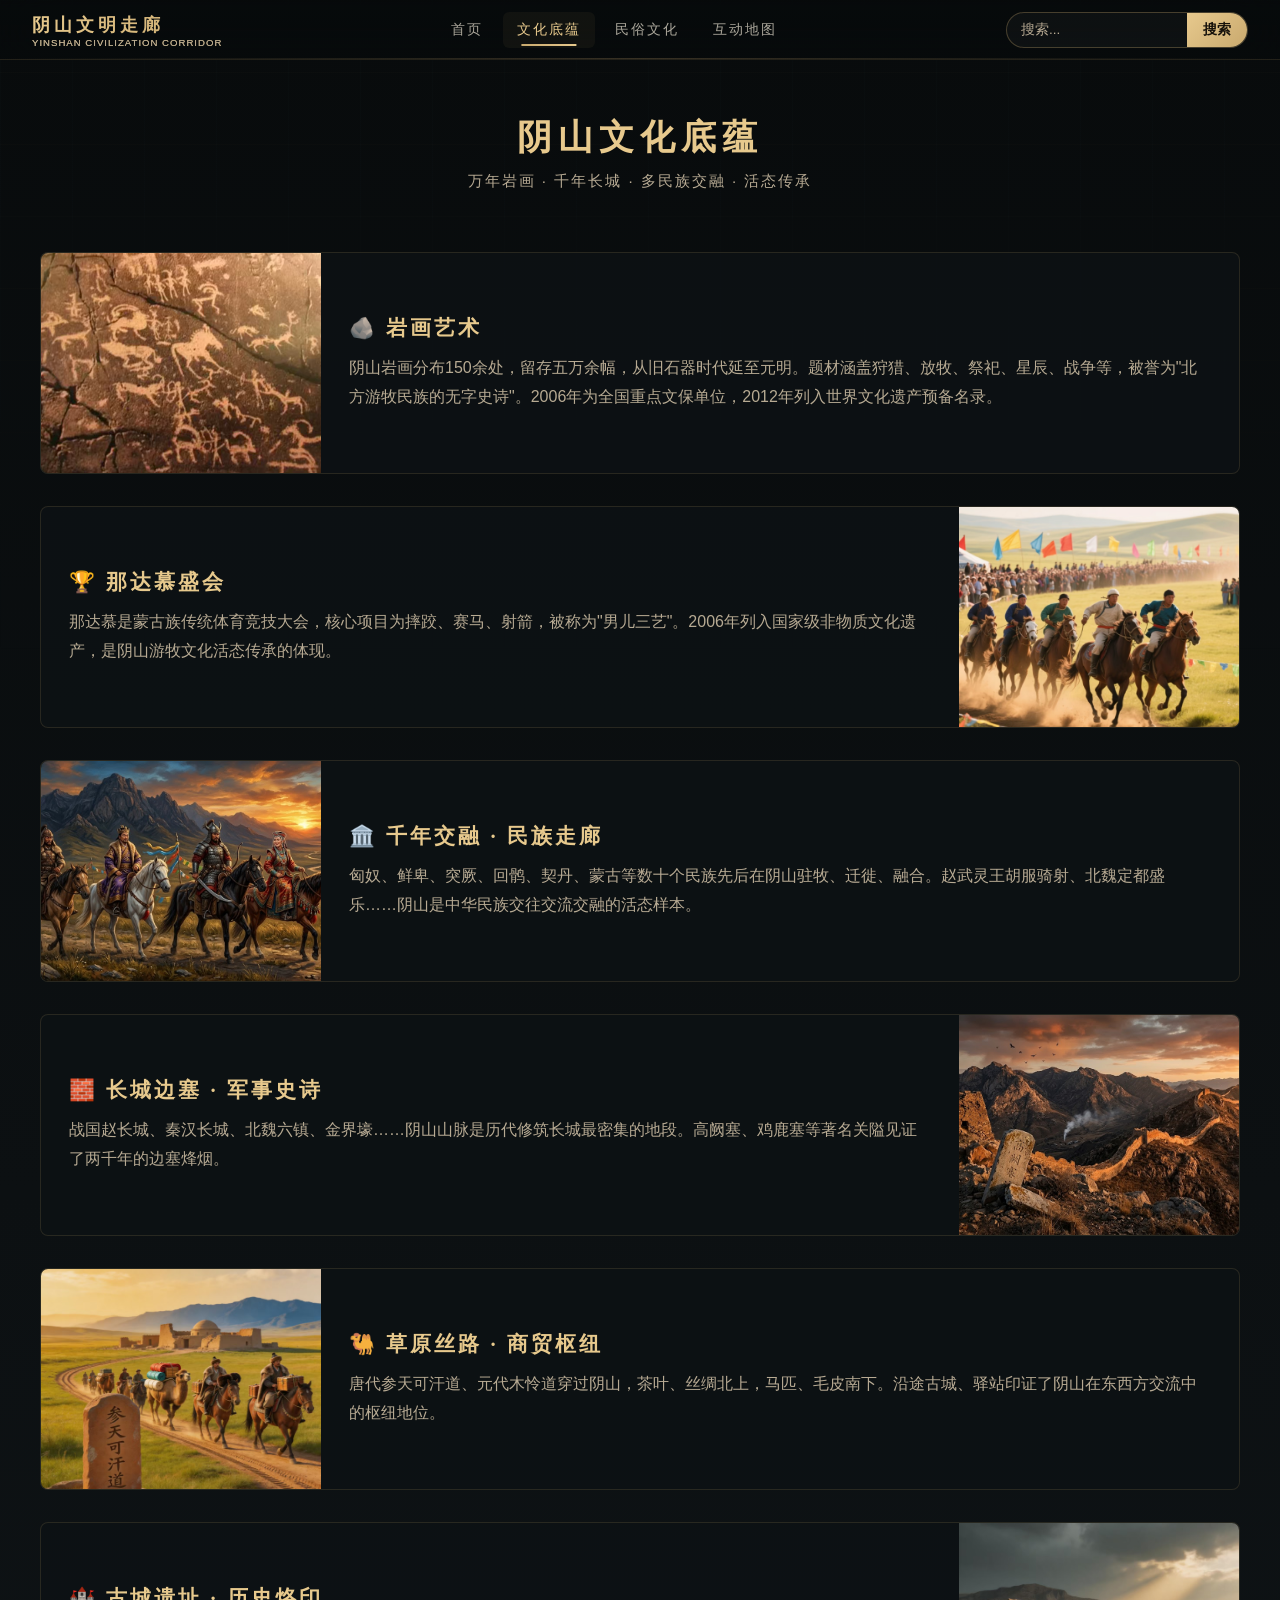
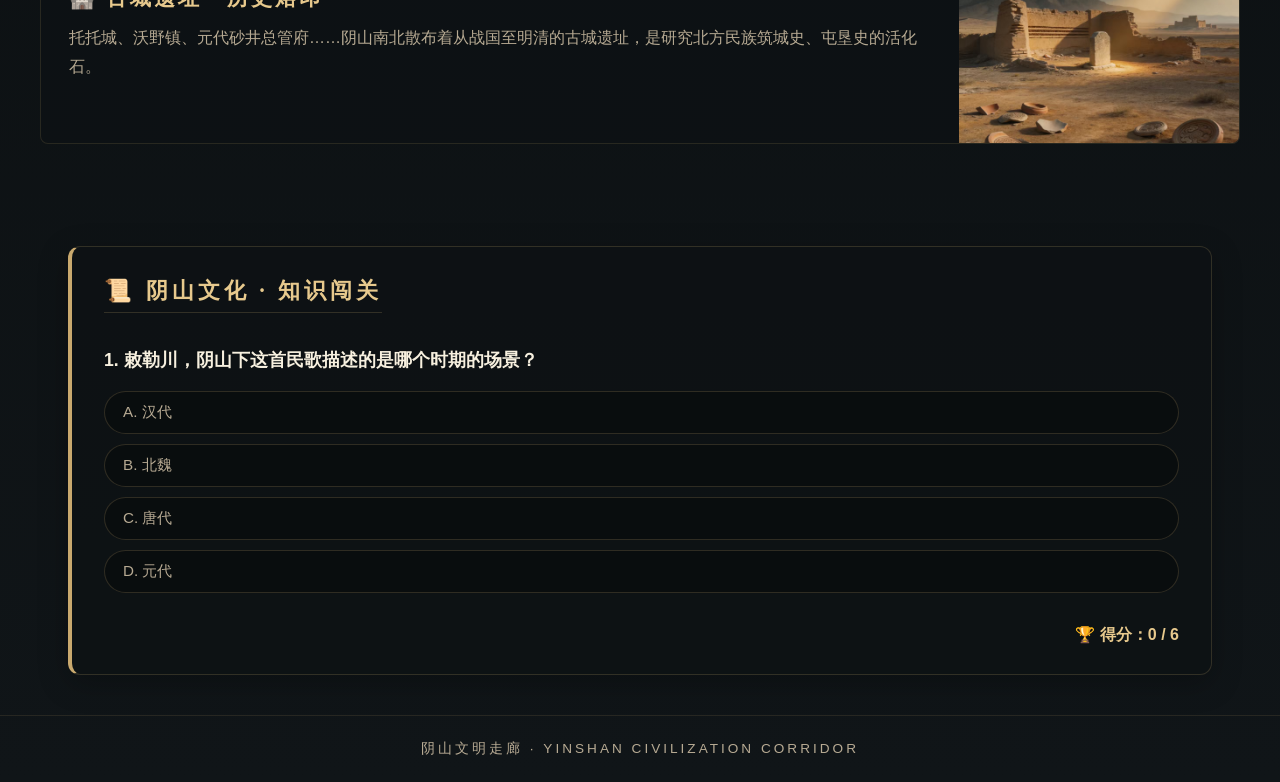
<file: static/culture.html>
<!DOCTYPE html>
<html lang="zh-CN">
<head>
    <meta charset="UTF-8">
    <meta name="viewport" content="width=device-width, initial-scale=1.0">
    <title>阴山文明走廊 · 文化底蕴</title>
    <link rel="stylesheet" href="/static/assets/style-dark.css">
</head>
<body>
    <header class="site-header">
        <a href="/" class="brand">阴山文明走廊<small>YINSHAN CIVILIZATION CORRIDOR</small></a>
        <nav class="main-nav">
            <a href="/">首页</a>
            <a href="/culture" class="active">文化底蕴</a>
            <a href="/folk">民俗文化</a>
            <a href="/map">互动地图</a>
        </nav>
        <div class="search-box">
            <input type="text" placeholder="搜索..." id="searchInput">
            <button id="searchBtn">搜索</button>
        </div>
    </header>
    <div class="answer-bar"><div id="aiAnswerBox" class="ai-answer-box"></div></div>

    <div class="page-title wrapper">
        <h1>阴山文化底蕴</h1>
        <p class="sub">万年岩画 · 千年长城 · 多民族交融 · 活态传承</p>
    </div>
    
    <div class="make-items wrapper">
        <div class="item"><img src="/static/assets/images/yanhua1.png" alt="岩画艺术" loading="lazy"><div class="text"><h3>🪨 岩画艺术</h3><p>阴山岩画分布150余处，留存五万余幅，从旧石器时代延至元明。题材涵盖狩猎、放牧、祭祀、星辰、战争等，被誉为"北方游牧民族的无字史诗"。2006年为全国重点文保单位，2012年列入世界文化遗产预备名录。</p></div></div>
        <div class="item"><img src="/static/assets/images/nadamu.jpg" alt="那达慕" loading="lazy"><div class="text"><h3>🏆 那达慕盛会</h3><p>那达慕是蒙古族传统体育竞技大会，核心项目为摔跤、赛马、射箭，被称为"男儿三艺"。2006年列入国家级非物质文化遗产，是阴山游牧文化活态传承的体现。</p></div></div>
        <div class="item"><img src="/static/assets/images/minzujiaoron.jpg" alt="民族融合" loading="lazy"><div class="text"><h3>🏛️ 千年交融 · 民族走廊</h3><p>匈奴、鲜卑、突厥、回鹘、契丹、蒙古等数十个民族先后在阴山驻牧、迁徙、融合。赵武灵王胡服骑射、北魏定都盛乐……阴山是中华民族交往交流交融的活态样本。</p></div></div>
        <div class="item"><img src="/static/assets/images/changcheng.jpg" alt="长城遗址" loading="lazy"><div class="text"><h3>🧱 长城边塞 · 军事史诗</h3><p>战国赵长城、秦汉长城、北魏六镇、金界壕……阴山山脉是历代修筑长城最密集的地段。高阙塞、鸡鹿塞等著名关隘见证了两千年的边塞烽烟。</p></div></div>
        <div class="item"><img src="/static/assets/images/sichou.png" alt="草原丝路" loading="lazy"><div class="text"><h3>🐫 草原丝路 · 商贸枢纽</h3><p>唐代参天可汗道、元代木怜道穿过阴山，茶叶、丝绸北上，马匹、毛皮南下。沿途古城、驿站印证了阴山在东西方交流中的枢纽地位。</p></div></div>
        <div class="item"><img src="/static/assets/images/yizhi.png" alt="古城遗址" loading="lazy"><div class="text"><h3>🏰 古城遗址 · 历史烙印</h3><p>托托城、沃野镇、元代砂井总管府……阴山南北散布着从战国至明清的古城遗址，是研究北方民族筑城史、屯垦史的活化石。</p></div></div>
    </div>

    <div class="quiz-wrapper wrapper">
        <div class="quiz-card">
            <h3>📜 阴山文化 · 知识闯关</h3>
            <div id="quiz"><div id="question"></div><div id="options"></div><div id="feedback"></div>
            <div class="quiz-controls"><button id="nextBtn" style="display:none;">下一题 ➡️</button><button id="restartBtn" style="display:none;">🔄 重新开始</button></div>
            <div id="score"></div></div>
        </div>
    </div>

    <footer class="site-footer">阴山文明走廊 · YINSHAN CIVILIZATION CORRIDOR</footer>
    <script>
        const originalQuiz = [
            { question: "阴山岩画于哪一年被列入全国重点文物保护单位？", options: ["1996年", "2006年", "2012年", "2018年"], correct: 1, explanation: "2006年，阴山岩画被国务院列为第六批全国重点文物保护单位；2012年列入世界文化遗产预备名录。" },
            { question: "敕勒川，阴山下这首民歌描述的是哪个时期的场景？", options: ["汉代", "北魏", "唐代", "元代"], correct: 1, explanation: "《敕勒歌》是北朝民歌，产生于北魏时期，描绘了阴山脚下草原的壮丽风光。" },
            { question: "阴山山脉是中国哪两种文明的重要分界线？", options: ["农耕文明与海洋文明", "游牧文明与农耕文明", "森林文明与游牧文明", "绿洲文明与高原文明"], correct: 1, explanation: "阴山以北是游牧区，以南是河套农耕区，是游牧文明与农耕文明的分界线与交融带。" },
            { question: "下列哪个遗址不属于阴山地区的长城关隘？", options: ["高阙塞", "鸡鹿塞", "玉门关", "赵长城"], correct: 2, explanation: "玉门关位于甘肃敦煌，不属于阴山地区；高阙塞、鸡鹿塞和赵长城都在阴山沿线。" },
            { question: "马头琴被列入国家级非物质文化遗产的时间是？", options: ["2006年", "2008年", "2010年", "2014年"], correct: 0, explanation: "2006年，蒙古族马头琴音乐被列入第一批国家级非物质文化遗产名录。" },
            { question: "阴山岩画的主要题材不包括以下哪一项？", options: ["狩猎放牧", "日月星辰", "佛教壁画", "部落战争"], correct: 2, explanation: "阴山岩画多为史前至元代的游牧民族作品，主要内容为动物、狩猎、祭祀、战争等。" }
        ];
        function shuffle(a){for(let i=a.length-1;i>0;i--){const j=Math.floor(Math.random()*(i+1));[a[i],a[j]]=[a[j],a[i]]}return a}
        let cur=[],ci=0,sco=0,ans=false;
        const qe=document.getElementById('question'),oe=document.getElementById('options'),fe=document.getElementById('feedback'),nb=document.getElementById('nextBtn'),rb=document.getElementById('restartBtn'),se=document.getElementById('score');
        function sr(){cur=shuffle([...originalQuiz]);ci=0;sco=0;ans=false;lq();nb.style.display='none';rb.style.display='none'}
        function lq(){if(!cur.length)return;ans=false;const q=cur[ci];qe.textContent=(ci+1)+'. '+q.question;oe.innerHTML='';q.options.forEach((o,i)=>{const b=document.createElement('button');b.className='opt-btn';b.textContent=String.fromCharCode(65+i)+'. '+o;b.addEventListener('click',()=>ca(i));oe.appendChild(b)});fe.innerHTML='';nb.style.display='none';rb.style.display='none';se.textContent='\ud83c\udfc6 得分：'+sco+' / '+cur.length}
        function ca(i){if(ans)return;ans=true;const q=cur[ci];if(i===q.correct){sco++;fe.innerHTML='<div class="correct-feedback">\u2705 回答正确！ '+q.explanation+'</div>'}else{fe.innerHTML='<div class="wrong-feedback">\u274c 回答错误。正确答案是 '+String.fromCharCode(65+q.correct)+'. '+q.options[q.correct]+'。<br>\ud83d\udcd6 '+q.explanation+'</div>'}document.querySelectorAll('.opt-btn').forEach(b=>b.disabled=true);se.textContent='\ud83c\udfc6 得分：'+sco+' / '+cur.length;if(ci+1<cur.length){nb.style.display='inline-block'}else{nb.style.display='none';rb.style.display='inline-block'}}
        function nq(){if(!ans)return;ci++;lq()}
        nb.addEventListener('click',nq);rb.addEventListener('click',sr);sr();
        document.getElementById('searchBtn').addEventListener('click',()=>{const q=document.getElementById('searchInput').value.trim();if(!q)return;const bx=document.getElementById('aiAnswerBox');bx.innerHTML='\ud83e\udd14 正在寻找答案...';bx.style.display='block';setTimeout(()=>{bx.innerHTML='\ud83d\udcac '+(ls(q));setTimeout(()=>{bx.style.display='none'},10000)},300)});
        document.getElementById('searchInput').addEventListener('keypress',e=>{if(e.key==='Enter')document.getElementById('searchBtn').click()});
        function ls(q){const db={"\u5ca9\u753b":"阴山岩画分布150余处，留存五万余幅，从旧石器时代延至元明。2006年为全国重点文保单位，2012年列入世界文化遗产预备名录。","\u90a3\u8fbe\u6155":"那达慕是蒙古族传统体育竞技大会，核心项目为摔跤、赛马、射箭，称为男儿三艺。2006年列入国家级非物质文化遗产。","\u957f\u57ce":"阴山沿线分布着赵长城、秦汉长城和高阙塞、鸡鹿塞等关隘，见证两千年边塞烽烟。","\u4e1d\u8def":"唐代参天可汗道、元代木怜道穿过阴山，连接漠北、中原与欧亚大陆。","\u9a6c\u5934\u7434":"马头琴以悠长音色表达牧歌、史诗与草原记忆，2006年列入国家级非遗。","\u796d\u6556\u5305":"祭敖包是草原社会重要的祭祀礼俗，人们献哈达、奶食和酒，绕行敖包祈求风调雨顺。","\u5976\u98df":"蒙古族以奶制品为日常饮食核心，白色被视为吉祥色。奶食是待客、祭祀中不可或缺的礼仪象征。"};for(let[k,v]of Object.entries(db)){if(q.includes(k))return v}return "这个问题我还不太清楚，可以试试搜索岩画、那达慕、长城、草原丝路等关键词哦～"}
    </script>
</body>
</html>
</file>
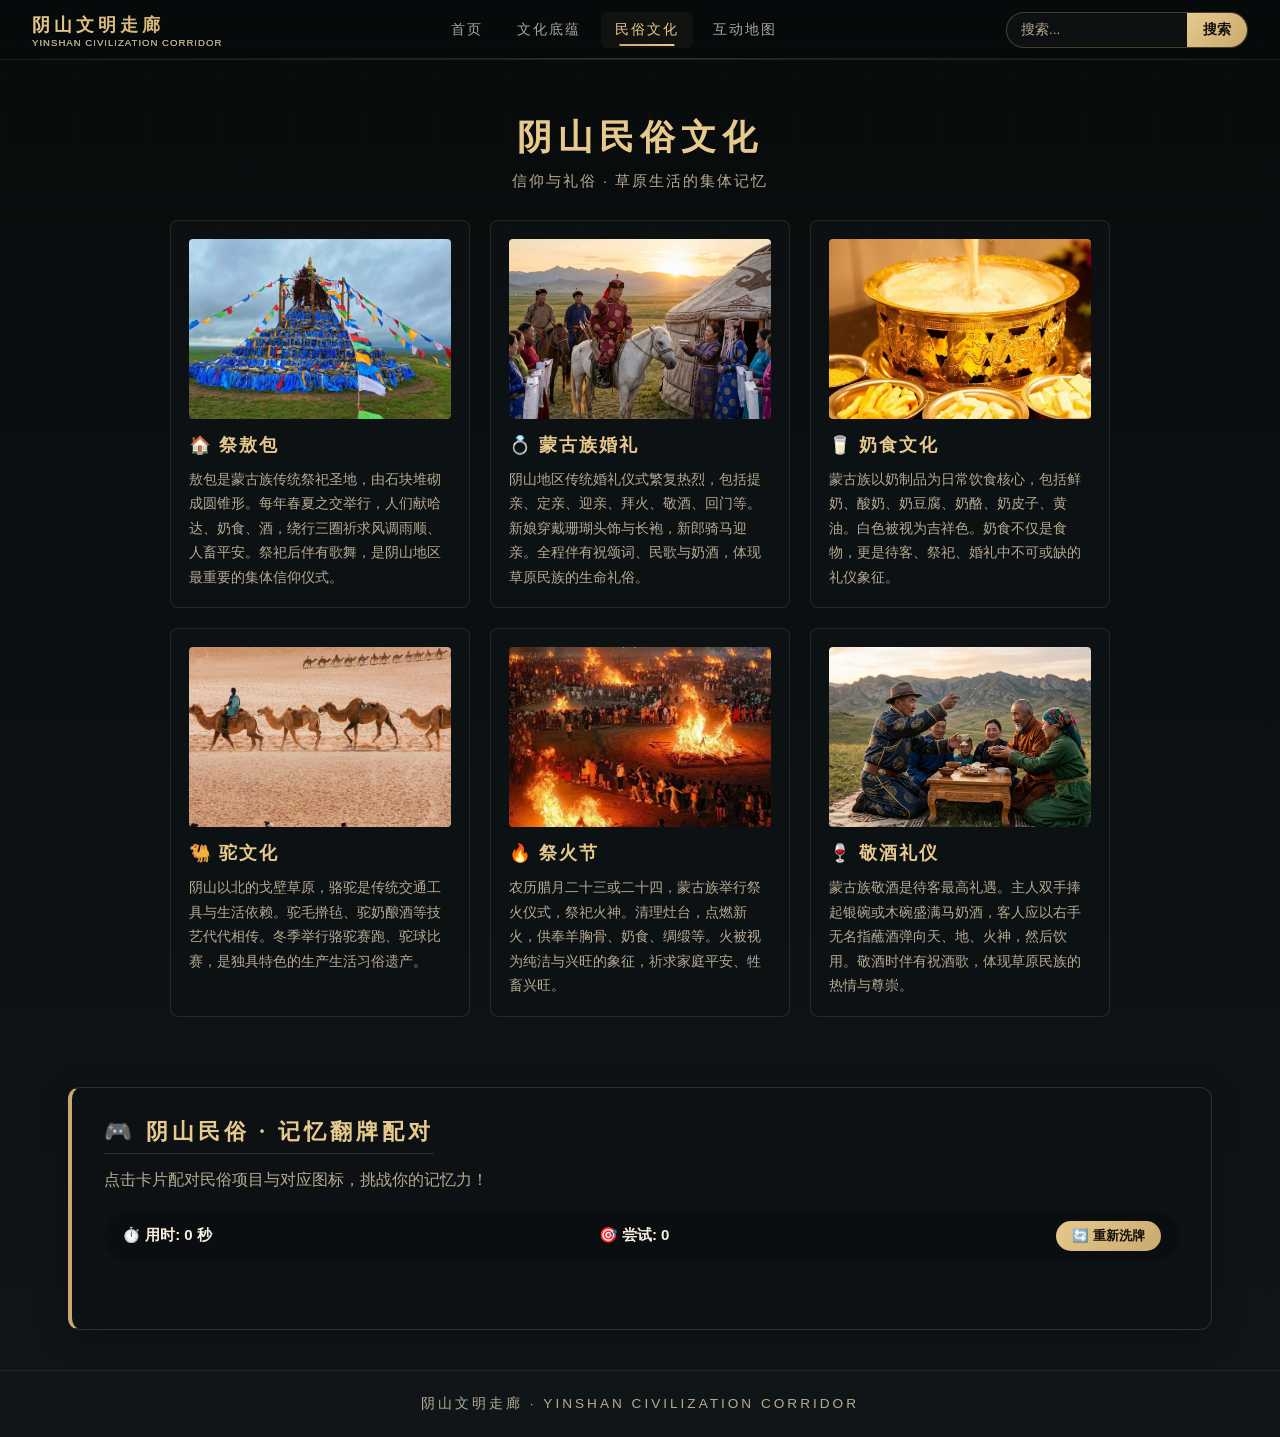
<file: static/folk.html>
<!DOCTYPE html>
<html lang="zh-CN">
<head>
    <meta charset="UTF-8">
    <meta name="viewport" content="width=device-width, initial-scale=1.0">
    <title>阴山文明走廊 · 民俗文化</title>
    <link rel="stylesheet" href="/static/assets/style-dark.css">
</head>
<body>
    <header class="site-header">
        <a href="/" class="brand">阴山文明走廊<small>YINSHAN CIVILIZATION CORRIDOR</small></a>
        <nav class="main-nav">
            <a href="/">首页</a>
            <a href="/culture">文化底蕴</a>
            <a href="/folk" class="active">民俗文化</a>
            <a href="/map">互动地图</a>
        </nav>
        <div class="search-box">
            <input type="text" placeholder="搜索..." id="searchInput">
            <button id="searchBtn">搜索</button>
        </div>
    </header>
    <div class="answer-bar"><div id="aiAnswerBox" class="ai-answer-box"></div></div>

    <div class="page-title wrapper">
        <h1>阴山民俗文化</h1>
        <p class="sub">信仰与礼俗 · 草原生活的集体记忆</p>
    </div>
    
    <div class="pais wrapper">
        <div class="pai"><div class="pic"><img src="/static/assets/images/aobao1.jpg" alt="祭敖包" loading="lazy"></div><div class="pai-name">🏠 祭敖包</div><div class="pai-text">敖包是蒙古族传统祭祀圣地，由石块堆砌成圆锥形。每年春夏之交举行，人们献哈达、奶食、酒，绕行三圈祈求风调雨顺、人畜平安。祭祀后伴有歌舞，是阴山地区最重要的集体信仰仪式。</div></div>
        <div class="pai"><div class="pic"><img src="/static/assets/images/hunli3.jpg" alt="蒙古族婚礼" loading="lazy"></div><div class="pai-name">💍 蒙古族婚礼</div><div class="pai-text">阴山地区传统婚礼仪式繁复热烈，包括提亲、定亲、迎亲、拜火、敬酒、回门等。新娘穿戴珊瑚头饰与长袍，新郎骑马迎亲。全程伴有祝颂词、民歌与奶酒，体现草原民族的生命礼俗。</div></div>
        <div class="pai"><div class="pic"><img src="/static/assets/images/naipizi2.jpg" alt="奶食" loading="lazy"></div><div class="pai-name">🥛 奶食文化</div><div class="pai-text">蒙古族以奶制品为日常饮食核心，包括鲜奶、酸奶、奶豆腐、奶酪、奶皮子、黄油。白色被视为吉祥色。奶食不仅是食物，更是待客、祭祀、婚礼中不可或缺的礼仪象征。</div></div>
        <div class="pai"><div class="pic"><img src="/static/assets/images/tuowenhua4.jpg" alt="骆驼" loading="lazy"></div><div class="pai-name">🐫 驼文化</div><div class="pai-text">阴山以北的戈壁草原，骆驼是传统交通工具与生活依赖。驼毛擀毡、驼奶酿酒等技艺代代相传。冬季举行骆驼赛跑、驼球比赛，是独具特色的生产生活习俗遗产。</div></div>
        <div class="pai"><div class="pic"><img src="/static/assets/images/jihuojie5.jpg" alt="祭火" loading="lazy"></div><div class="pai-name">🔥 祭火节</div><div class="pai-text">农历腊月二十三或二十四，蒙古族举行祭火仪式，祭祀火神。清理灶台，点燃新火，供奉羊胸骨、奶食、绸缎等。火被视为纯洁与兴旺的象征，祈求家庭平安、牲畜兴旺。</div></div>
        <div class="pai"><div class="pic"><img src="/static/assets/images/jingjiu6.jpg" alt="敬酒" loading="lazy"></div><div class="pai-name">🍷 敬酒礼仪</div><div class="pai-text">蒙古族敬酒是待客最高礼遇。主人双手捧起银碗或木碗盛满马奶酒，客人应以右手无名指蘸酒弹向天、地、火神，然后饮用。敬酒时伴有祝酒歌，体现草原民族的热情与尊崇。</div></div>
    </div>

    <div class="game-wrapper wrapper">
        <div class="game-card">
            <h3>🎮 阴山民俗 · 记忆翻牌配对</h3>
            <p class="game-desc">点击卡片配对民俗项目与对应图标，挑战你的记忆力！</p>
            <div class="game-stats">
                <span>⏱️ 用时: <span id="timer">0</span> 秒</span>
                <span>🎯 尝试: <span id="attempts">0</span></span>
                <button id="resetGameBtn">🔄 重新洗牌</button>
            </div>
            <div id="game-board" class="game-board"></div>
            <div id="game-message"></div>
        </div>
    </div>

    <footer class="site-footer">阴山文明走廊 · YINSHAN CIVILIZATION CORRIDOR</footer>
    <script>
        const pairsData=[["祭敖包","🏠"],["蒙古族婚礼","💍"],["奶食文化","🥛"],["驼文化","🐫"],["祭火节","🔥"],["敬酒礼仪","🍷"]];
        let cards=[],fl=[],lb=!1,att=0,ts=0,ti=null,gc=!1;
        const bd=document.getElementById('game-board'),as=document.getElementById('attempts'),tr=document.getElementById('timer'),rb=document.getElementById('resetGameBtn'),md=document.getElementById('game-message');
        function sh(a){for(let i=a.length-1;i>0;i--){const j=Math.floor(Math.random()*(i+1));[a[i],a[j]]=[a[j],a[i]]}return a}
        function ic(){let n=[];pairsData.forEach((p,i)=>{n.push({t:p[0],ic:p[1],mt:!1,id:i});n.push({t:p[0],ic:p[1],mt:!1,id:i})});return sh(n).map((c,i)=>({...c,ci:i}))}
        function st(){if(ti){clearInterval(ti);ti=null}}
        function sat(){if(ti)st();ti=setInterval(()=>{if(!gc&&!lb){ts++;tr.textContent=ts}},1000)}
        function rg(){st();cards=ic();fl=[];lb=!1;att=0;ts=0;gc=!1;as.textContent=att;tr.textContent=ts;md.innerHTML='';rb();sat()}
        function cm(){const[a,b]=fl;if(a.id===b.id){a.mt=!0;b.mt=!0;document.querySelectorAll('.card-game').forEach(e=>{const i=parseInt(e.dataset.index);if(cards[i].mt){e.classList.add('matched');e.classList.remove('flipped');e.innerHTML=cards[i].ic+' '+cards[i].t}});fl=[];if(cards.every(c=>c.mt)){gc=!0;st();md.innerHTML='<div style="background:rgba(111,143,115,0.2);padding:10px;border-radius:12px;">🎉 恭喜！完成全部配对！ 用时 '+ts+' 秒，尝试 '+att+' 次</div>'}}else{lb=!0;setTimeout(()=>{document.querySelectorAll('.card-game').forEach(e=>{const i=parseInt(e.dataset.index);if(!cards[i].mt&&e.classList.contains('flipped')){e.classList.remove('flipped');e.innerHTML='\u2753'}});fl=[];lb=!1},800)}}
        function hc(i){if(lb||gc)return;const c=cards[i];if(c.mt||fl.includes(c)||fl.length===2)return;const e=document.querySelector('.card-game[data-index=\"'+i+'\"]');e.classList.add('flipped');e.innerHTML=c.ic+' '+c.t;fl.push(c);if(fl.length===2){att++;as.textContent=att;cm()}}
        function rb2(){bd.innerHTML='';cards.forEach((c,i)=>{const d=document.createElement('div');d.className='card-game';if(c.mt){d.classList.add('matched');d.innerHTML=c.ic+' '+c.t}else{d.innerHTML='\u2753'}d.setAttribute('data-index',i);d.addEventListener('click',()=>hc(i));bd.appendChild(d)})}
        rg();document.getElementById('resetGameBtn').addEventListener('click',rg);
        document.getElementById('searchBtn').addEventListener('click',()=>{const q=document.getElementById('searchInput').value.trim();if(!q)return;const bx=document.getElementById('aiAnswerBox');bx.innerHTML='🤔 正在寻找答案...';bx.style.display='block';setTimeout(()=>{bx.innerHTML='💬 '+(ls(q));setTimeout(()=>{bx.style.display='none'},10000)},300)});
        document.getElementById('searchInput').addEventListener('keypress',e=>{if(e.key==='Enter')document.getElementById('searchBtn').click()});
        function ls(q){const db={"祭敖包":"祭敖包是蒙古族传统祭祀圣地，由石块堆砌成圆锥形。人们献哈达、奶食、酒，绕行三圈祈求风调雨顺。","婚礼":"阴山地区传统婚礼仪式繁复热烈，包括提亲、迎亲、拜火、敬酒等。新娘穿戴珊瑚头饰与长袍，新郎骑马迎亲。","奶食":"蒙古族以奶制品为日常饮食核心，包括鲜奶、酸奶、奶豆腐、奶酪等。白色被视为吉祥色。","驼文化":"阴山以北的戈壁草原，骆驼是传统交通工具。驼毛擀毡、驼奶酿酒等技艺代代相传。","祭火":"农历腊月二十三或二十四，蒙古族举行祭火仪式，供奉羊胸骨、奶食，祈求家庭平安。","敬酒":"蒙古族敬酒是待客最高礼遇。客人以右手无名指蘸酒弹向天、地、火神，然后饮用。"};for(let[k,v]of Object.entries(db)){if(q.includes(k))return v}return "试试搜索祭敖包、婚礼、奶食、祭火等关键词哦～"}
    </script>
</body>
</html>
</file>
<file: static/assets/style-dark.css>
* { padding:0; margin:0; text-decoration:none; list-style:none; box-sizing:border-box; }
:root {
  --ink: #080b0c; --ink-2: #101518;
  --gold: #c9a96e; --gold-bright: #e7c98d;
  --sand: #f7f0df; --muted: #b7aa93;
  --panel: rgba(14,18,20,0.85);
  --radius: 8px;
}
body {
  background: linear-gradient(180deg, var(--ink), var(--ink-2));
  color: var(--sand);
  font-family: "Microsoft YaHei","PingFang SC",sans-serif;
  min-height: 100vh;
}
body::before {
  content:""; position:fixed; inset:0; pointer-events:none; z-index:-1;
  background-image:
    linear-gradient(rgba(201,169,110,0.04) 1px, transparent 1px),
    linear-gradient(90deg, rgba(124,183,199,0.03) 1px, transparent 1px);
  background-size: 72px 72px;
  mask-image: linear-gradient(180deg, rgba(0,0,0,0.6), transparent 80%);
}

/* ---- Header ---- */
.site-header {
  position:sticky; top:0; z-index:50;
  background: linear-gradient(180deg, rgba(7,10,11,0.92), rgba(7,10,11,0.78));
  backdrop-filter:blur(24px) saturate(180%);
  border-bottom:1px solid rgba(201,169,110,0.15);
  padding:0 32px; height:60px;
  display:flex; align-items:center; justify-content:space-between;
}
.site-header::after {
  content:""; position:absolute; bottom:0; left:0; right:0; height:1px;
  background: linear-gradient(90deg, transparent, rgba(201,169,110,0.25), transparent);
}
.brand {
  font-family:"STKaiti","KaiTi",Georgia,serif; font-size:1.15rem; font-weight:700;
  background: linear-gradient(135deg, var(--gold-bright), var(--gold));
  -webkit-background-clip:text; background-clip:text; color:transparent;
  text-decoration:none; letter-spacing:4px;
}
.brand small { display:block; font-size:0.6rem; font-family:Arial,sans-serif; color:var(--muted); letter-spacing:1px; font-weight:400; }
.main-nav { display:flex; gap:6px; }
.main-nav a {
  display:inline-flex; align-items:center; height:36px; padding:0 14px;
  color:rgba(247,240,223,0.68); font-family:"STKaiti","KaiTi",Georgia,serif;
  font-size:0.88rem; letter-spacing:2px; border-radius:6px;
  position:relative; transition:color 0.3s, background 0.3s;
}
.main-nav a::after {
  content:""; position:absolute; bottom:2px; left:50%; width:0; height:2px;
  background: linear-gradient(90deg, var(--gold), var(--gold-bright));
  transform:translateX(-50%); transition:width 0.35s ease;
}
.main-nav a:hover, .main-nav a.active { color:var(--gold-bright); background:rgba(201,169,110,0.06); }
.main-nav a:hover::after, .main-nav a.active::after { width:60%; }

/* ---- Container ---- */
.wrapper { width:100%; max-width:1200px; margin:0 auto; padding:0 28px; }

/* ---- Page Title ---- */
.page-title {
  text-align:center; padding:48px 0 8px;
}
.page-title h1 {
  margin:0; color:var(--gold-bright);
  font-family:"STKaiti","KaiTi",Georgia,serif;
  font-size:2.2rem; letter-spacing:6px;
}
.page-title .sub {
  margin:10px 0 0; color:var(--muted);
  font-size:0.95rem; letter-spacing:2px;
}

/* ---- Content Cards (culture) ---- */
.make-items { padding:20px 0 50px; }
.make-items .item {
  display:flex; align-items:center; margin:32px 0;
  background: var(--panel); border:1px solid rgba(201,169,110,0.15);
  border-radius: var(--radius); overflow:hidden;
  transition:transform 0.35s, box-shadow 0.35s;
}
.make-items .item:hover {
  transform:translateY(-6px);
  box-shadow: 0 20px 48px rgba(0,0,0,0.35), 0 0 0 1px rgba(201,169,110,0.1);
  border-color: rgba(201,169,110,0.3);
}
.make-items .item:nth-child(2n) { flex-direction:row-reverse; }
.make-items .item img { width:280px; height:220px; object-fit:cover; flex-shrink:0; }
.make-items .text { padding:24px 28px; }
.make-items .text h3 {
  margin:0 0 12px; color:var(--gold-bright);
  font-family:"STKaiti","KaiTi",Georgia,serif;
  font-size:1.3rem; letter-spacing:3px;
}
.make-items .text p { margin:0; color:var(--muted); font-size:1rem; line-height:1.8; }

/* ---- Folk Cards ---- */
.pais { display:flex; flex-wrap:wrap; gap:20px; padding:20px 0 50px; justify-content:center; }
.pai {
  width:300px; background: var(--panel);
  border:1px solid rgba(201,169,110,0.15); border-radius:var(--radius);
  padding:18px; transition:transform 0.35s, box-shadow 0.35s;
}
.pai:hover {
  transform:translateY(-6px);
  box-shadow: 0 16px 40px rgba(0,0,0,0.35), 0 0 0 1px rgba(201,169,110,0.1);
}
.pai .pic { width:100%; height:180px; overflow:hidden; border-radius:4px; margin-bottom:14px; }
.pai .pic img { width:100%; height:180px; object-fit:cover; transition:transform 0.6s; }
.pai:hover .pic img { transform:scale(1.06); }
.pai-name { font-size:1.1rem; font-weight:700; color:var(--gold-bright); font-family:"STKaiti","KaiTi",Georgia,serif; letter-spacing:2px; margin-bottom:10px; }
.pai-text { color:var(--muted); font-size:0.9rem; line-height:1.7; }

/* ---- Quiz & Game Cards ---- */
.quiz-wrapper, .game-wrapper { margin:20px auto 30px; }
.quiz-card, .game-card {
  background: var(--panel); border:1px solid rgba(201,169,110,0.2);
  border-radius: 12px; padding: 28px 32px; border-left:4px solid var(--gold);
  box-shadow:0 8px 30px rgba(0,0,0,0.25);
}
.quiz-card h3, .game-card h3 {
  font-size:1.4rem; color:var(--gold-bright);
  font-family:"STKaiti","KaiTi",Georgia,serif;
  letter-spacing:4px; border-bottom:1px solid rgba(201,169,110,0.2);
  display:inline-block; padding-bottom:6px; margin-bottom:16px;
}
.game-desc { color:var(--muted); margin-bottom:20px; }
.game-stats { display:flex; justify-content:space-between; align-items:center; background:rgba(0,0,0,0.2); padding:10px 18px; border-radius:40px; margin-bottom:20px; flex-wrap:wrap; gap:12px; }
.game-stats span { font-size:15px; font-weight:bold; color:var(--sand); }
.game-stats button {
  background: linear-gradient(135deg, var(--gold-bright), var(--gold));
  border:none; padding:6px 16px; border-radius:30px; color:#16110a;
  cursor:pointer; font-family:inherit; font-weight:600; transition:filter 0.2s;
}
.game-stats button:hover { filter:brightness(1.15); }
.game-board { display:grid; grid-template-columns:repeat(4, 1fr); gap:14px; justify-items:center; margin:20px 0; }
.card-game {
  background: rgba(0,0,0,0.3); border:2px solid rgba(201,169,110,0.25);
  border-radius:12px; width:100%; aspect-ratio:1/1; cursor:pointer;
  display:flex; align-items:center; justify-content:center;
  transition:0.2s; font-size:24px; font-weight:bold; color:var(--gold-bright);
}
.card-game:hover { border-color:var(--gold); background:rgba(201,169,110,0.1); }
.card-game.matched { background:rgba(111,143,115,0.3); border-color:#6f8f73; cursor:default; opacity:0.7; }
.card-game.flipped { background:rgba(201,169,110,0.15); border-color:var(--gold-bright); }
#game-message { text-align:center; margin-top:16px; font-size:1rem; font-weight:bold; color:var(--gold-bright); }

/* ---- Quiz ---- */
#question { font-size:1.1rem; font-weight:bold; color:var(--sand); margin:18px 0 14px; line-height:1.5; }
#options { display:flex; flex-direction:column; gap:10px; margin:18px 0; }
.opt-btn {
  background:rgba(0,0,0,0.25); border:1px solid rgba(201,169,110,0.2);
  border-radius:50px; padding:10px 18px; text-align:left;
  font-size:0.95rem; font-family:inherit; cursor:pointer;
  transition:0.2s; color:var(--muted);
}
.opt-btn:hover { background:rgba(201,169,110,0.1); border-color:var(--gold); color:var(--sand); transform:translateX(6px); }
.correct-feedback { color:#8fcc8f; background:rgba(111,143,115,0.15); padding:10px 16px; border-radius:12px; margin:10px 0; }
.wrong-feedback { color:#e8a090; background:rgba(139,58,46,0.12); padding:10px 16px; border-radius:12px; margin:10px 0; }
.quiz-controls { display:flex; gap:16px; margin:16px 0 8px; }
.quiz-controls button {
  background: linear-gradient(135deg, var(--gold-bright), var(--gold));
  border:none; padding:8px 20px; border-radius:40px; color:#16110a;
  font-size:0.9rem; cursor:pointer; font-family:inherit; font-weight:600; transition:filter 0.2s;
}
.quiz-controls button:hover { filter:brightness(1.15); }
#score { font-size:1rem; color:var(--gold-bright); font-weight:bold; margin-top:14px; text-align:right; }

/* ---- Search & Answer Box ---- */
.search-box { display:flex; align-items:center; border:1px solid rgba(201,169,110,0.3); border-radius:30px; overflow:hidden; background:rgba(255,255,255,0.03); }
.search-box input { padding:8px 14px; border:none; outline:none; background:transparent; color:var(--sand); width:180px; font-size:0.85rem; }
.search-box input::placeholder { color:var(--muted); }
.search-box button { background:linear-gradient(135deg,var(--gold-bright),var(--gold)); border:none; padding:8px 16px; color:#16110a; cursor:pointer; font-weight:600; font-size:0.85rem; }
.ai-answer-box {
  max-width:1200px; margin:10px auto; background:var(--panel);
  border-left:3px solid var(--gold-bright); padding:14px 20px; border-radius:var(--radius);
  color:var(--sand); box-shadow:0 4px 20px rgba(0,0,0,0.3); display:none;
}

/* ---- Footer ---- */
.site-footer {
  text-align:center; padding:24px;
  border-top:1px solid rgba(201,169,110,0.12);
  color:var(--muted); font-size:0.85rem; letter-spacing:3px;
  margin-top:40px;
}

/* ---- Search Answer Box (above nav) ---- */
.answer-bar { max-width:1200px; margin:0 auto 6px; padding:0 28px; }
.ai-answer-box { margin:10px auto; }

@media (max-width:900px) {
  .wrapper { padding:0 16px; }
  .main-nav a { font-size:0.75rem; padding:0 8px; letter-spacing:1px; }
  .make-items .item { flex-direction:column !important; }
  .make-items .item img { width:100%; height:200px; }
  .make-items .text { padding:16px 20px; }
  .pai { width:100%; max-width:350px; }
  .game-board { gap:8px; }
  .card-game { font-size:18px; }
  .site-header { padding:0 16px; }
  .page-title h1 { font-size:1.6rem; letter-spacing:3px; }
}
</file>
